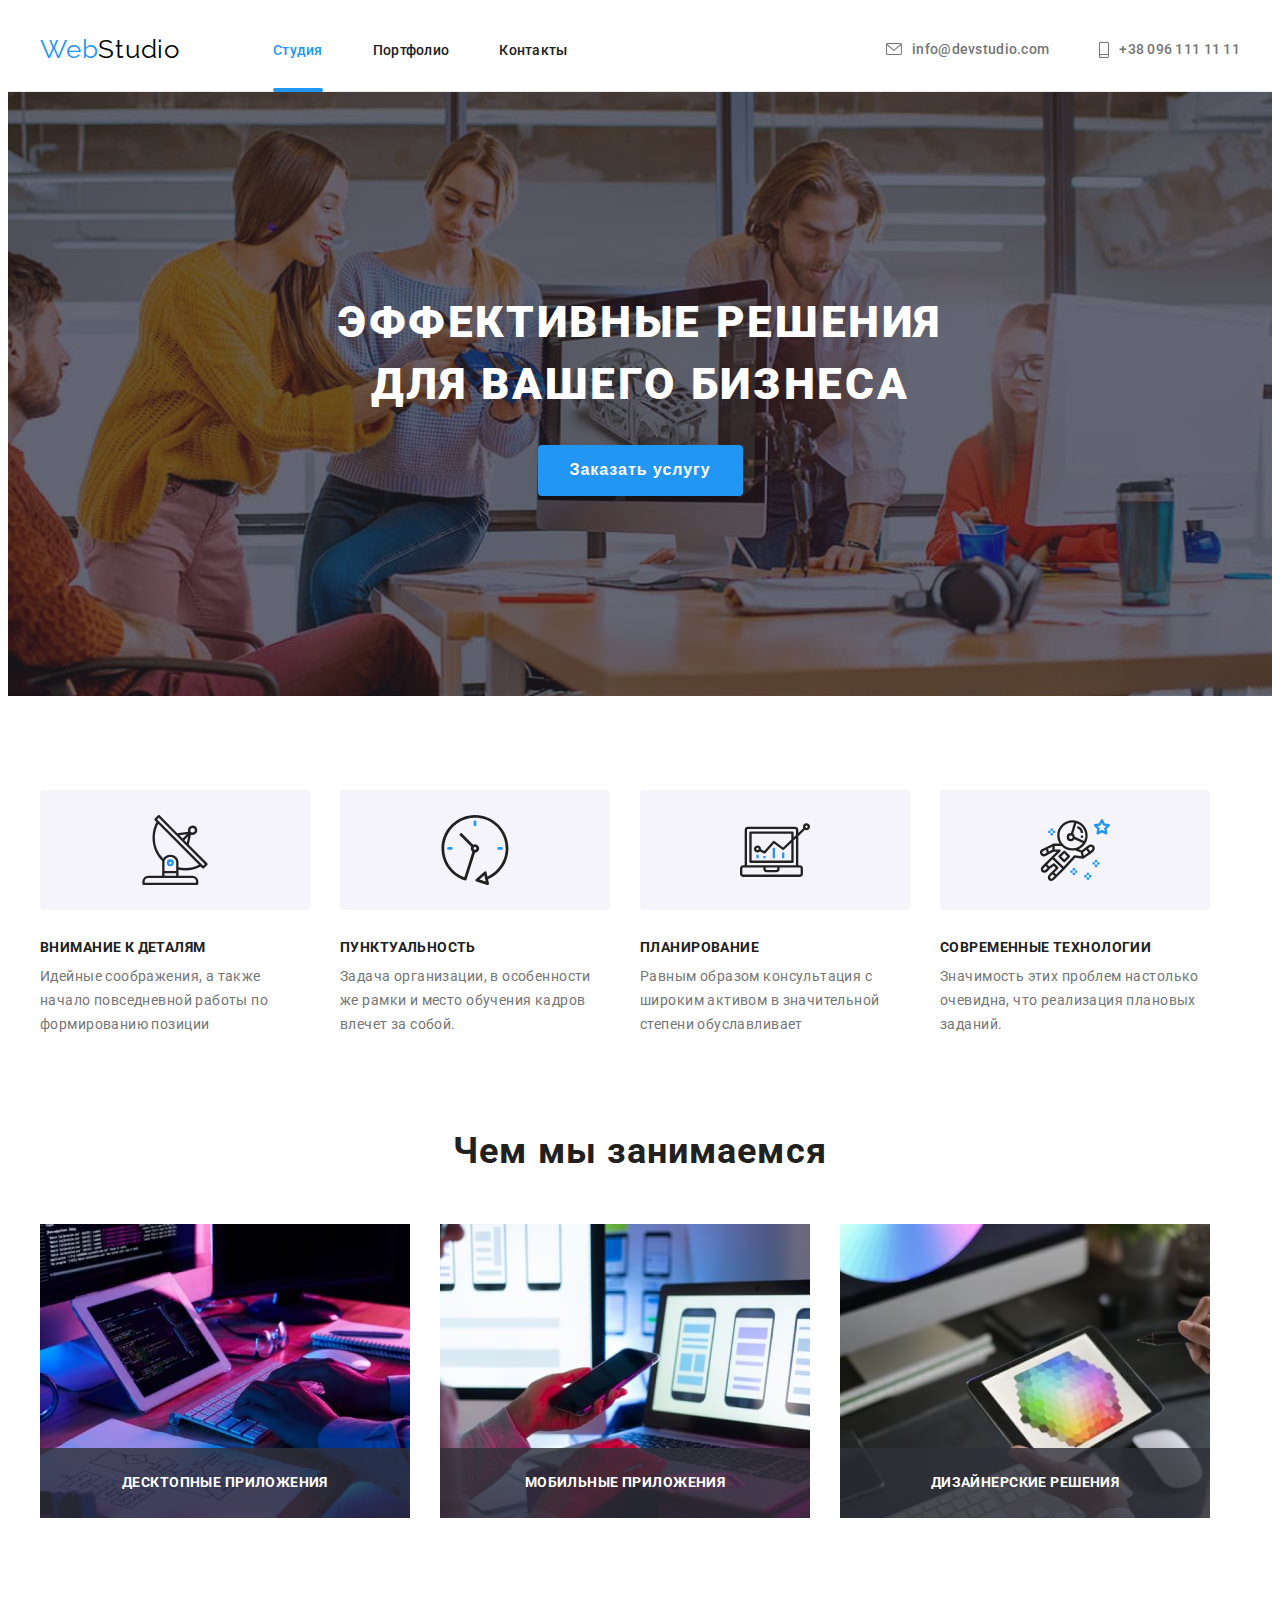
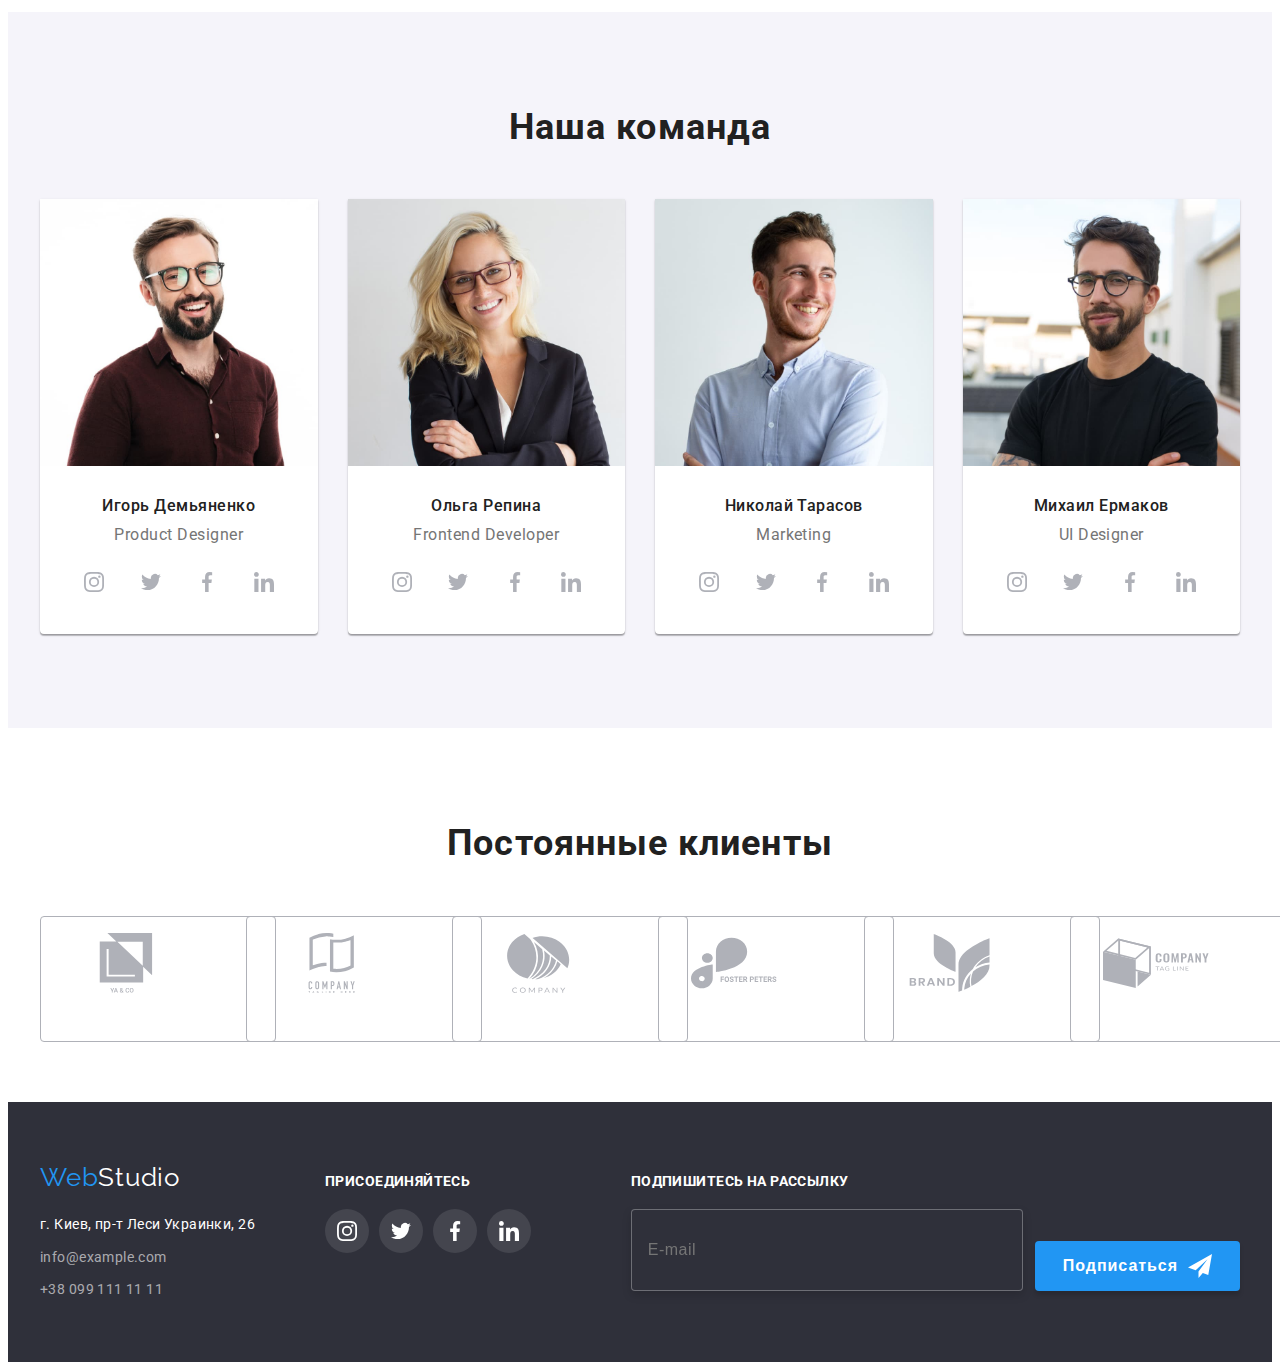
<file: index.html>
<!DOCTYPE html>
<html lang="ru">
  <head>
    <meta charset="UTF-8" />
    <meta http-equiv="X-UA-Compatible" content="IE=edge" />
    <meta name="viewport" content="width=device-width, initial-scale=1.0" />
    <link rel="preconnect" href="https://fonts.googleapis.com" />
    <link rel="preconnect" href="https://fonts.gstatic.com" crossorigin />
    <link
      href="https://fonts.googleapis.com/css2?family=Raleway:wght@700&family=Roboto:wght@400;500;700;900&display=swap"
      rel="stylesheet"
    />
    <title>Home-work-6</title>
    <link
      rel="stylesheet"
      href="https://cdnjs.cloudflare.com/ajax/libs/modern-normalize/1.1.0/modern-normalize.min.css"
      integrity="sha512-wpPYUAdjBVSE4KJnH1VR1HeZfpl1ub8YT/NKx4PuQ5NmX2tKuGu6U/JRp5y+Y8XG2tV+wKQpNHVUX03MfMFn9Q=="
      crossorigin="anonymous"
      referrerpolicy="no-referrer"
    />
    <link rel="stylesheet" href="./css/styles.css" />
  </head>
  <body>
    <!-- Шапка -->
    <header class="header">
      <div class="container header-block">
        <nav class="header-nav">
          <a class="logo link" href="/"> Web<span class="header-logo">Studio</span></a>
          <ul class="nav-list list">
            <li class="nav-item">
              <a class="nav-link studio-link link" href="./index.html">Студия</a>
            </li>
            <li class="nav-item">
              <a class="nav-link link" href="./portfolio.html">Портфолио</a>
            </li>
            <li class="nav-item">
              <a class="nav-link link" href="">Контакты</a>
            </li>
          </ul>
        </nav>
        <ul class="header-contacts list">
          <li class="contacts-item">
            <a class="contacts-link link" href="mailto:info@devstudio.com">
              <svg class="contacts-icon" width="16" height="12">
                <use href="./images/icons.svg#icon-envelope"></use>
              </svg>
              info@devstudio.com
            </a>
          </li>
          <li class="contacts-item">
            <a class="contacts-link link" href="tel:+380961111111">
              <svg class="contacts-icon" width="10" height="16">
                <use href="./images/icons.svg#icon-smartphone"></use>
              </svg>
              +38 096 111 11 11
            </a>
          </li>
        </ul>
      </div>
    </header>
    <main class="main-studio">
      <!-- Герой -->
      <section class="hero section">
        <div class="container">
          <h1 class="hero-title">Эффективные решения для вашего бизнеса</h1>
          <button class="hero-button" type="button" data-modal-open>Заказать услугу</button>
        </div>
        <div class="backdrop is-hidden" data-modal>
          <div class="modal">
            <button data-modal-close class="hero-modal-close">
              <svg class="button-close-icon" width="30" height="30">
                <use href="./images/icons.svg#icon-close-2"></use>
              </svg>
            </button>
            <form class="modal-form">
              <p class="modal-title">Оставьте свои данные, мы вам перезвоним</p>
             <div class="modal-field" role="group">
               <label for="user-name" class="user-label">Имя</label>
               <div class="position-icon">
                 <input type="text" name="user-name" id="user-name" class="modal-input">
                 <svg class="input-icon" width="18" height="18">
                 <use href="./images/icons.svg#icon-person-black"></use>
               </svg>
               </div>
             </div>
             <div class="modal-field" role="group">
               <label for="user-tel" class="user-label">Телефон</label>
              <div class="position-icon">
                 <input type="tel" name="user-tel" id="user-tel" class="modal-input" >
                 <svg class="input-icon" width="18" height="18">
                 <use href="./images/icons.svg#icon-phone-black"></use>
               </svg>
              </div>
             </div>
             <div class="modal-field" role="group">
               <label for="user-mail" class="user-label">Почта</label>
               <div class="position-icon">
                 <input type="email" name="user-mail" id="user-mail" class="modal-input" >
                 <svg class="input-icon" width="18" height="18">
                 <use href="./images/icons.svg#icon-email-black"></use>
               </svg>
               </div>
             </div>
             <div class="modal-field" role="group">
               <label for="comment" class="user-label">Комментарий</label>
               <textarea name="comment" id="comment" rows="10" placeholder="Введите текст" class="modal-textarea"></textarea>
             </div>
             <div class="modal-checkbox">
               <label class="checkbox-label">
                 <input type="checkbox" name="agreement" class="checkbox">
                 <svg width="16" height="15" class="modal-checkbox-icon">
                   <use href="./images/icons.svg#icon-check"></use>
                 </svg>
                 Соглашаюсь с рассылкой и принимаю
              </label>
               <a href="" class="agreement-link"> Условия договора</a>
             </div>
             <button type="submit" class="modal-button-send">Отправить</button>
            </form>
          </div>
        </div>
      </section>

      <!-- Особенности -->
      <section class="features section">
        <div class="container">
          <h2 class="features-title">Особенности</h2>
          <ul class="fiatures-list list">
            <li class="features-item">
              <div class="features-icon-box">
                <svg class="features-icon" width="70" height="70">
                  <use href="./images/icons.svg#icon-antenna"></use>
                </svg>
              </div>
              <h3 class="features-subtitle">Внимание к деталям</h3>
              <p class="features-text">
                Идейные соображения, а также начало повседневной работы по формированию позиции
              </p>
            </li>
            <li class="features-item">
              <div class="features-icon-box">
                <svg class="features-icon" width="70" height="70">
                  <use href="./images/icons.svg#icon-clock"></use>
                </svg>
              </div>
              <h3 class="features-subtitle">Пунктуальность</h3>
              <p class="features-text">
                Задача организации, в особенности же рамки и место обучения кадров влечет за собой.
              </p>
            </li>
            <li class="features-item">
              <div class="features-icon-box">
                <svg class="features-icon" width="70" height="70">
                  <use href="./images/icons.svg#icon-diagram"></use>
                </svg>
              </div>
              <h3 class="features-subtitle">Планирование</h3>
              <p class="features-text">
                Равным образом консультация с широким активом в значительной степени обуславливает
              </p>
            </li>
            <li class="features-item">
              <div class="features-icon-box">
                <svg class="features-icon" width="70" height="70">
                  <use href="./images/icons.svg#icon-astronaut"></use>
                </svg>
              </div>
              <h3 class="features-subtitle">Современные технологии</h3>
              <p class="features-text">
                Значимость этих проблем настолько очевидна, что реализация плановых заданий.
              </p>
            </li>
          </ul>
        </div>
      </section>
      <!-- Чем мы занимаемся -->
      <section class="activity section">
        <div class="container">
          <h2 class="activity-title">Чем мы занимаемся</h2>
          <ul class="activity-list list">
            <li class="activity-item">
              <div class="activity-thumb">
                <img
                src="./images/box1.jpg"
                alt="Разработчик сайта работает за компьютером"
                width="370"
              />
              <h3 class="activity-subtitle">Десктопные приложения</h3>
              </div>
            </li>
            <li class="activity-item">
              <div class="activity-thumb">
                <img
                src="./images/box2.jpg"
                alt="Разработчик мобильных приложений держит телефон в руке на фоне ноутбука"
                width="370"
              />
              <h3 class="activity-subtitle">Мобильные приложения</h3>
              </div>
            </li>
            <li class="activity-item">
              <div class="activity-thumb">
                <img
                src="./images/box3.jpg"
                alt="Разработчик игр держит в руках планшет"
                width="370"
              />
              <h3 class="activity-subtitle">Дизайнерские решения</h3>
              </div>
            </li>
          </ul>
        </div>
      </section>
      <!-- Наша команда -->
      <section class="team section">
        <div class="container">
          <h2 class="team-title">Наша команда</h2>
          <ul class="team-list list">
            <li class="team-item">
              <img
                class="team-img"
                src="./images/img1.jpg"
                alt="Фото Игоря Демьяненко"
                width="270"
              />
              <div class="team-card">
                <h3 class="team-members">Игорь Демьяненко</h3>
                <p class="team-text">Product Designer</p>
                <ul class="team-social-list list">
                  <li class="team-social-item">
                    <a class="team-social-link link" href=""
                      ><svg class="team-social-icon" width="20" height="20">
                        <use href="./images/icons.svg#icon-instagram"></use>
                      </svg>
                    </a>
                  </li>
                  <li class="team-social-item">
                    <a class="team-social-link link" href=""
                      ><svg class="team-social-icon" width="20" height="20">
                        <use href="./images/icons.svg#icon-twitter"></use>
                      </svg>
                    </a>
                  </li>
                  <li class="team-social-item">
                    <a class="team-social-link link" href=""
                      ><svg class="team-social-icon" width="20" height="20">
                        <use href="./images/icons.svg#icon-facebook"></use>
                      </svg>
                    </a>
                  </li>
                  <li class="team-social-item">
                    <a class="team-social-link link" href=""
                      ><svg class="team-social-icon" width="20" height="20">
                        <use href="./images/icons.svg#icon-linkedin"></use>
                      </svg>
                    </a>
                  </li>
                </ul>
              </div>
            </li>
            <li class="team-item">
              <img class="team-img" src="./images/img2.jpg" alt="Фото Ольги Репиной" width="270" />
              <div class="team-card">
                <h3 class="team-members">Ольга Репина</h3>
                <p class="team-text">Frontend Developer</p>
                <ul class="team-social-list list">
                  <li class="team-social-item">
                    <a class="team-social-link link" href=""
                      ><svg class="team-social-icon" width="20" height="20">
                        <use href="./images/icons.svg#icon-instagram"></use>
                      </svg>
                    </a>
                  </li>
                  <li class="team-social-item">
                    <a class="team-social-link link" href=""
                      ><svg class="team-social-icon" width="20" height="20">
                        <use href="./images/icons.svg#icon-twitter"></use>
                      </svg>
                    </a>
                  </li>
                  <li class="team-social-item">
                    <a class="team-social-link link" href=""
                      ><svg class="team-social-icon" width="20" height="20">
                        <use href="./images/icons.svg#icon-facebook"></use>
                      </svg>
                    </a>
                  </li>
                  <li class="team-social-item">
                    <a class="team-social-link link" href=""
                      ><svg class="team-social-icon" width="20" height="20">
                        <use href="./images/icons.svg#icon-linkedin"></use>
                      </svg>
                    </a>
                  </li>
                </ul>
              </div>
            </li>
            <li class="team-item">
              <img
                class="team-img"
                src="./images/img3.jpg"
                alt="Фото Николая Тарасова"
                width="270"
              />
              <div class="team-card">
                <h3 class="team-members">Николай Тарасов</h3>
                <p class="team-text">Marketing</p>
                <ul class="team-social-list list">
                  <li class="team-social-item">
                    <a class="team-social-link link" href=""
                      ><svg class="team-social-icon" width="20" height="20">
                        <use href="./images/icons.svg#icon-instagram"></use>
                      </svg>
                    </a>
                  </li>
                  <li class="team-social-item">
                    <a class="team-social-link link" href=""
                      ><svg class="team-social-icon" width="20" height="20">
                        <use href="./images/icons.svg#icon-twitter"></use>
                      </svg>
                    </a>
                  </li>
                  <li class="team-social-item">
                    <a class="team-social-link link" href=""
                      ><svg class="team-social-icon" width="20" height="20">
                        <use href="./images/icons.svg#icon-facebook"></use>
                      </svg>
                    </a>
                  </li>
                  <li class="team-social-item">
                    <a class="team-social-link link" href=""
                      ><svg class="team-social-icon" width="20" height="20">
                        <use href="./images/icons.svg#icon-linkedin"></use>
                      </svg>
                    </a>
                  </li>
                </ul>
              </div>
            </li>
            <li class="team-item">
              <img
                class="team-img"
                src="./images/img4.jpg"
                alt="Фото Михаила Ермакова"
                width="270"
              />
              <div class="team-card">
                <h3 class="team-members">Михаил Ермаков</h3>
                <p class="team-text">UI Designer</p>
                <ul class="team-social-list list">
                  <li class="team-social-item">
                    <a class="team-social-link link" href=""
                      ><svg class="team-social-icon" width="20" height="20">
                        <use href="./images/icons.svg#icon-instagram"></use>
                      </svg>
                    </a>
                  </li>
                  <li class="team-social-item">
                    <a class="team-social-link link" href=""
                      ><svg class="team-social-icon" width="20" height="20">
                        <use href="./images/icons.svg#icon-twitter"></use>
                      </svg>
                    </a>
                  </li>
                  <li class="team-social-item">
                    <a class="team-social-link link" href=""
                      ><svg class="team-social-icon" width="20" height="20">
                        <use href="./images/icons.svg#icon-facebook"></use>
                      </svg>
                    </a>
                  </li>
                  <li class="team-social-item">
                    <a class="team-social-link link" href=""
                      ><svg class="team-social-icon" width="20" height="20">
                        <use href="./images/icons.svg#icon-linkedin"></use>
                      </svg>
                    </a>
                  </li>
                </ul>
              </div>
            </li>
          </ul>
        </div>
      </section>
      <!-- Постоянные клиенты -->
      <section class="clients section">
        <div class="container">
          <h2 class="clients-title">Постоянные клиенты</h2>
          <ul class="clients-list list">
            <li class="clients-item">
              <a class="clients-link link" href="">
                <svg class="clients-icon" width="106" height="60">
                  <use href="./images/icons.svg#icon-union"></use>
                </svg>
              </a>
            </li>
            <li class="clients-item">
              <a class="clients-link link" href="">
                <svg class="clients-icon" width="106" height="60">
                  <use href="./images/icons.svg#icon-paper"></use>
                </svg>
              </a>
            </li>
            <li class="clients-item">
              <a class="clients-link link" href="">
                <svg class="clients-icon" width="106" height="60">
                  <use href="./images/icons.svg#icon-coconut"></use>
                </svg>
              </a>
            </li>
            <li class="clients-item">
              <a class="clients-link link" href="">
                <svg class="clients-icon" width="106" height="60">
                  <use href="./images/icons.svg#icon-water"></use>
                </svg>
              </a>
            </li>
            <li class="clients-item">
              <a class="clients-link link" href="">
                <svg class="clients-icon" width="106" height="60">
                  <use href="./images/icons.svg#icon-leaves"></use>
                </svg>
              </a>
            </li>
            <li class="clients-item">
              <a class="clients-link link" href="">
                <svg class="clients-icon" width="106" height="60">
                  <use href="./images/icons.svg#icon-cub"></use>
                </svg>
              </a>
            </li>
          </ul>
        </div>
      </section>
    </main>
    <!-- Футер -->
    <footer class="footer">
      <div class="container footer-flex">
        <div>
          <a class="logo link" href="/">Web<span class="footer-logo">Studio</span></a>
          <address class="footer-adress">
            <ul class="adress-list list">
              <li>
                <a
                  class="adress-link link"
                  href="https://goo.gl/maps/nRztrYDWy64hKezz9"
                  target="_blank"
                  rel="noopener nofollow noreferrer "
                  >г. Киев, пр-т Леси Украинки, 26
                </a>
              </li>
              <li>
                <a class="footer-contacts link" href="mailto:info@example.com">info@example.com</a>
              </li>
              <li>
                <a class="footer-contacts link" href="tel:+380991111111">+38 099 111 11 11</a>
              </li>
            </ul>
          </address>
        </div>
        <div class="footer-socials">
          <h2 class="footer-title">присоединяйтесь</h2>
          <ul class="footer-social-list list">
            <li class="footer-social-item">
              <a href="" class="footer-social-link">
                <svg class="footer-social-icon" width="20" height="20">
                  <use href="./images/icons.svg#icon-instagram"></use>
                </svg>
              </a>
            </li>
            <li class="footer-social-item">
              <a href="" class="footer-social-link">
                <svg class="footer-social-icon" width="20" height="20">
                  <use href="./images/icons.svg#icon-twitter"></use>
                </svg>
              </a>
            </li>
            <li class="footer-social-item">
              <a href="" class="footer-social-link">
                <svg class="footer-social-icon" width="20" height="20">
                  <use href="./images/icons.svg#icon-facebook"></use>
                </svg>
              </a>
            </li>
            <li class="footer-social-item">
              <a href="" class="footer-social-link">
                <svg class="footer-social-icon" width="20" height="20">
                  <use href="./images/icons.svg#icon-linkedin"></use>
                </svg>
              </a>
            </li>
          </ul>
        </div>
        <form class="footer-form">
          <div class="footer-mail-flex">
            <label for="mail" class="footer-label">Подпишитесь на рассылку</label>
            <input type="email" name="mail" id="mail" placeholder="E-mail" class="footer-input">
          </div>
          <button type="submit" class="footer-button">
            Подписаться
            <svg class="footer-send-icon" width="24" height="24">
              <use href="./images/icons.svg#icon-icon-send"></use>
            </svg>
          </button>
        </form>
      </div>
    </footer>
    <script src="./js/modal.js"></script>
  </body>
</html>
</file>
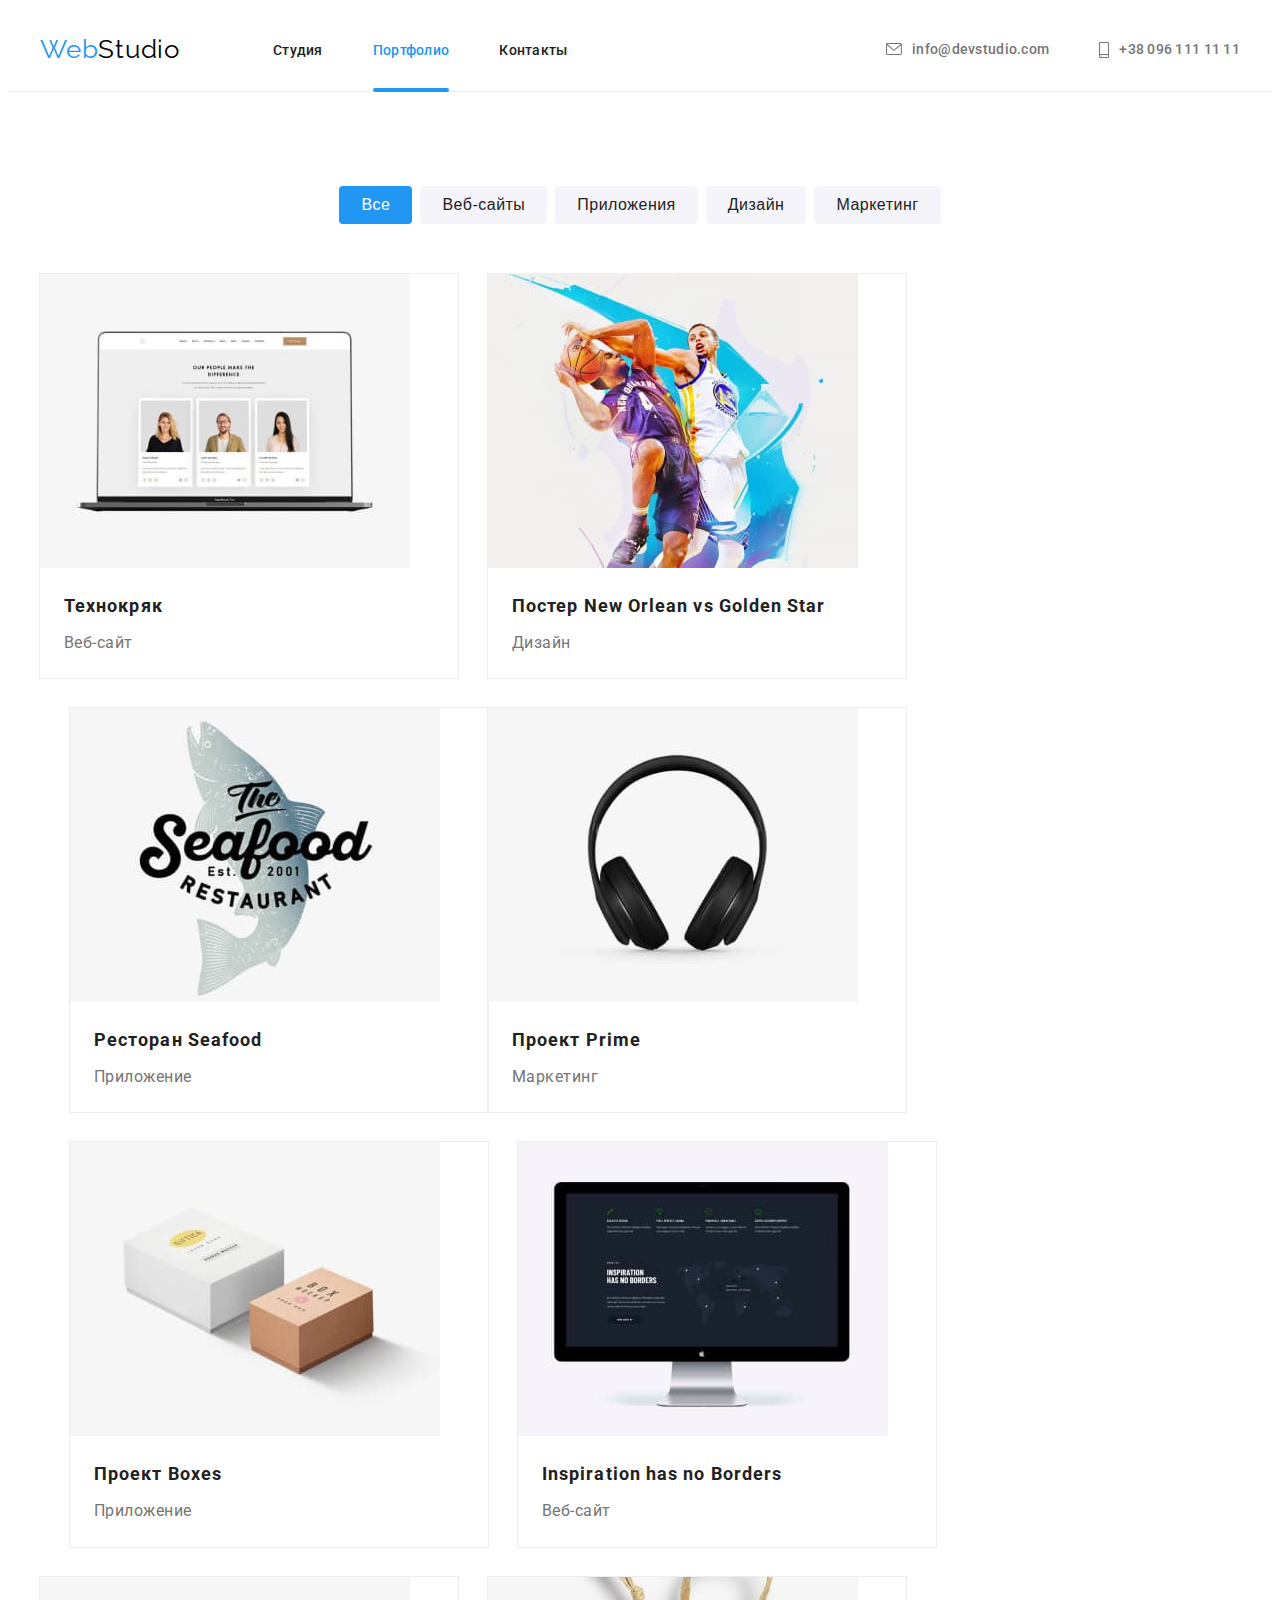
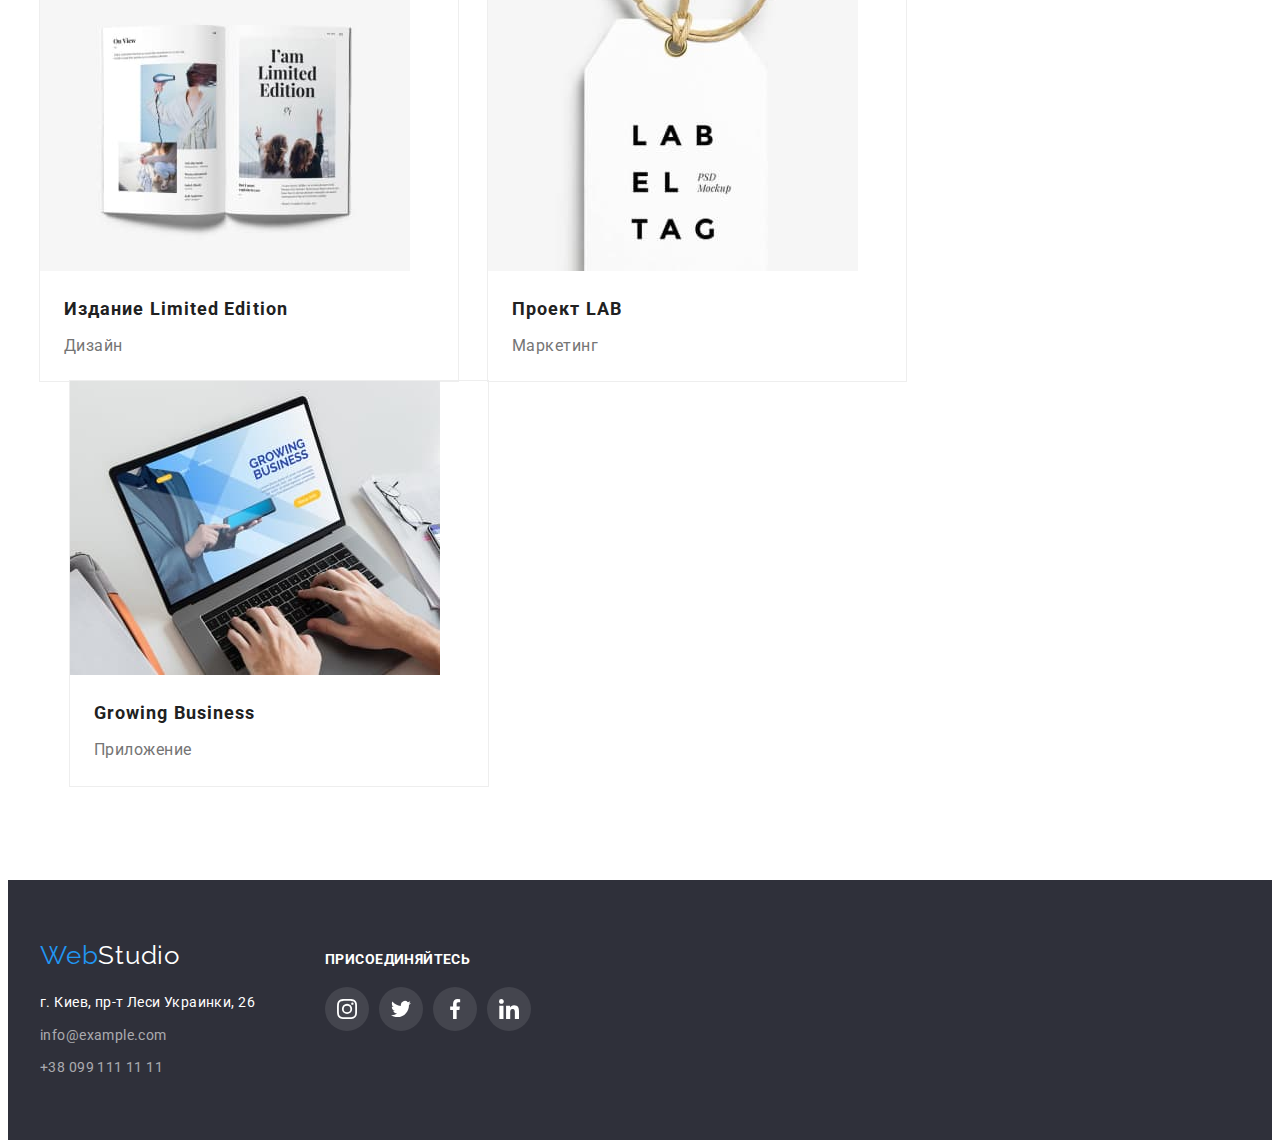
<file: portfolio.html>
<!DOCTYPE html>
<html lang="ru">
  <head>
    <meta charset="UTF-8" />
    <meta http-equiv="X-UA-Compatible" content="IE=edge" />
    <meta name="viewport" content="width=device-width, initial-scale=1.0" />
    <link rel="preconnect" href="https://fonts.googleapis.com" />
    <link rel="preconnect" href="https://fonts.gstatic.com" crossorigin />
    <link
      href="https://fonts.googleapis.com/css2?family=Raleway:wght@700&family=Roboto:wght@400;500;700;900&display=swap"
      rel="stylesheet"
    />
    <title>Home-work-6</title>
    <link
      rel="stylesheet"
      href="https://cdnjs.cloudflare.com/ajax/libs/modern-normalize/1.1.0/modern-normalize.min.css"
      integrity="sha512-wpPYUAdjBVSE4KJnH1VR1HeZfpl1ub8YT/NKx4PuQ5NmX2tKuGu6U/JRp5y+Y8XG2tV+wKQpNHVUX03MfMFn9Q=="
      crossorigin="anonymous"
      referrerpolicy="no-referrer"
    />
    <link rel="stylesheet" href="./css/styles.css" />
  </head>
  <body>
    <!-- Шапка -->
    <header class="header">
      <div class="container header-block">
        <nav class="header-nav">
          <a class="logo link" href="/"> Web<span class="header-logo">Studio</span></a>
          <ul class="nav-list list">
            <li class="nav-item">
              <a class="nav-link link" href="./index.html">Студия</a>
            </li>
            <li class="nav-item">
              <a class="nav-link portfolio-link link" href="./portfolio.html">Портфолио</a>
            </li>
            <li class="nav-item">
              <a class="nav-link link" href="">Контакты</a>
            </li>
          </ul>
        </nav>
        <ul class="header-contacts list">
          <li class="contacts-item">
            <a class="contacts-link link" href="mailto:info@devstudio.com">
              <svg class="contacts-icon" width="16" height="12">
                <use href="./images/icons.svg#icon-envelope"></use>
              </svg>
              info@devstudio.com
            </a>
          </li>
          <li class="contacts-item">
            <a class="contacts-link link" href="tel:+380961111111">
              <svg class="contacts-icon" width="10" height="16">
                <use href="./images/icons.svg#icon-smartphone"></use>
              </svg>
              +38 096 111 11 11
            </a>
          </li>
        </ul>
      </div>
    </header>
    <main class="main-studio">
      <!-- Проэкты WebStudio -->
      <section class="portfolio section">
        <div class="container">
          <h1 class="portfolio-title">Проэкты WebStudio</h1>
          <ul class="button-list list">
            <li class="portfolio-button-item">
              <button class="portfolio-button current" type="button">Все</button>
            </li>
            <li class="portfolio-button-item">
              <button class="portfolio-button secondary" type="button">Веб-сайты</button>
            </li>
            <li class="portfolio-button-item">
              <button class="portfolio-button secondary" type="button">Приложения</button>
            </li>
            <li class="portfolio-button-item">
              <button class="portfolio-button secondary" type="button">Дизайн</button>
            </li>
            <li class="portfolio-button-item">
              <button class="portfolio-button secondary" type="button">Маркетинг</button>
            </li>
          </ul>
          <ul class="portfolio-list list">
            <li class="portfolio-list-item">
              <a href="" class="portfolio-list-link link">
                <div class="portfolio-card-overlay">
                  <img
                    class="portfolio-img"
                    src="./images/img21.jpg"
                    alt="Ноутбук с фотокарточками людей"
                    width="370"
                  />
                  <p class="portfolio-overlay">
                    Ресурс предлагает комплексные предложения с разным уровнем функционала и
                    сервисов. Все это позволит посетителю получить исчерпывающие сведения о
                    компании или частном лице.
                  </p>
                </div>
                <div class="portfolio-card">
                  <h2 class="portfolio-subtitle">Технокряк</h2>
                  <p class="portfolio-text">Веб-сайт</p>
                </div>
              </a>
            </li>
            <li class="portfolio-list-item">
              <a href="" class="portfolio-list-link link">
                <div class="portfolio-card-overlay">
                  <img
                    class="portfolio-img"
                    src="./images/img22.jpg"
                    alt="Баскетболисты в борьбе за мяч"
                    width="370"
                  />
                  <p class="portfolio-overlay">
                    Ресурс предлагает комплексные предложения с разным уровнем функционала и
                    сервисов. Все это позволит посетителю получить исчерпывающие сведения о
                    компании или частном лице.
                  </p>
                </div>
                <div class="portfolio-card">
                  <h2 class="portfolio-subtitle">Постер New Orlean vs Golden Star</h2>
                  <p class="portfolio-text">Дизайн</p>
                </div>
              </a>
            </li>
            <li class="portfolio-list-item">
              <a href="" class="portfolio-list-link link">
                <div class="portfolio-card-overlay">
                  <img
                    class="portfolio-img"
                    src="./images/img23.jpg"
                    alt="Логотип ресторана"
                    width="370"
                  />
                  <p class="portfolio-overlay">
                    Ресурс предлагает комплексные предложения с разным уровнем функционала и
                    сервисов. Все это позволит посетителю получить исчерпывающие сведения о
                    компании или частном лице.
                  </p>
                </div>
                <div class="portfolio-card">
                  <h2 class="portfolio-subtitle">Ресторан Seafood</h2>
                  <p class="portfolio-text">Приложение</p>
                </div>
              </a>
            </li>
            <li class="portfolio-list-item">
              <a href="" class="portfolio-list-link link">
                <div class="portfolio-card-overlay">
                  <img class="portfolio-img" src="./images/img24.jpg" alt="Наушники" width="370" />
                  <p class="portfolio-overlay">
                    Ресурс предлагает комплексные предложения с разным уровнем функционала и
                    сервисов. Все это позволит посетителю получить исчерпывающие сведения о
                    компании или частном лице.
                  </p>
                </div>
                <div class="portfolio-card">
                  <h2 class="portfolio-subtitle">Проект Prime</h2>
                  <p class="portfolio-text">Маркетинг</p>
                </div>
              </a>
            </li>
            <li class="portfolio-list-item">
              <a href="" class="portfolio-list-link link">
                <div class="portfolio-card-overlay">
                  <img class="portfolio-img" src="./images/img25.jpg" alt="Коробочки" width="370" />
                  <p class="portfolio-overlay">
                    Ресурс предлагает комплексные предложения с разным уровнем функционала и
                    сервисов. Все это позволит посетителю получить исчерпывающие сведения о
                    компании или частном лице.
                  </p>
                </div>
                <div class="portfolio-card">
                  <h2 class="portfolio-subtitle">Проект Boxes</h2>
                  <p class="portfolio-text">Приложение</p>
                </div>
              </a>
            </li>
            <li class="portfolio-list-item">
              <a href="" class="portfolio-list-link link">
                <div class="portfolio-card-overlay">
                  <img class="portfolio-img" src="./images/img26.jpg" alt="Монитор" width="370" />
                  <p class="portfolio-overlay">
                    Ресурс предлагает комплексные предложения с разным уровнем функционала и
                    сервисов. Все это позволит посетителю получить исчерпывающие сведения о
                    компании или частном лице.
                  </p>
                </div>
                <div class="portfolio-card">
                  <h2 class="portfolio-subtitle">Inspiration has no Borders</h2>
                  <p class="portfolio-text">Веб-сайт</p>
                </div>
              </a>
            </li>
            <li class="portfolio-list-item">
              <a href="" class="portfolio-list-link link">
                <div class="portfolio-card-overlay">
                  <img
                    class="portfolio-img"
                    src="./images/img27.jpg"
                    alt="Раскрытый журнал"
                    width="370"
                  />
                  <p class="portfolio-overlay">
                    Ресурс предлагает комплексные предложения с разным уровнем функционала и
                    сервисов. Все это позволит посетителю получить исчерпывающие сведения о
                    компании или частном лице.
                  </p>
                </div>
                <div class="portfolio-card">
                  <h2 class="portfolio-subtitle">Издание Limited Edition</h2>
                  <p class="portfolio-text">Дизайн</p>
                </div>
              </a>
            </li>
            <li class="portfolio-list-item">
              <a href="" class="portfolio-list-link link">
                <div class="portfolio-card-overlay">
                  <img
                    class="portfolio-img"
                    src="./images/img28.jpg"
                    alt="Логотип в виде бирки"
                    width="370"
                  />
                  <p class="portfolio-overlay">
                    Ресурс предлагает комплексные предложения с разным уровнем функционала и
                    сервисов. Все это позволит посетителю получить исчерпывающие сведения о
                    компании или частном лице.
                  </p>
                </div>
                <div class="portfolio-card">
                  <h2 class="portfolio-subtitle">Проект LAB</h2>
                  <p class="portfolio-text">Маркетинг</p>
                </div>
              </a>
            </li>
            <li class="portfolio-list-item">
              <a href="" class="portfolio-list-link link">
                <div class="portfolio-card-overlay">
                  <img
                    class="portfolio-img"
                    src="./images/img29.jpg"
                    alt="Человек печатает на ноутбуке"
                    width="370"
                  />
                  <p class="portfolio-overlay">
                    Ресурс предлагает комплексные предложения с разным уровнем функционала и
                    сервисов. Все это позволит посетителю получить исчерпывающие сведения о
                    компании или частном лице.
                  </p>
                </div>
                <div class="portfolio-card">
                  <h2 class="portfolio-subtitle">Growing Business</h2>
                  <p class="portfolio-text">Приложение</p>
                </div>
              </a>
            </li>
          </ul>
        </div>
      </section>
    </main>
    <!-- Футер -->
    <footer class="footer">
      <div class="container footer-flex">
        <div>
          <a class="logo link" href="/">Web<span class="footer-logo">Studio</span></a>
          <address class="footer-adress">
            <ul class="adress-list list">
              <li>
                <a
                  class="adress-link link"
                  href="https://goo.gl/maps/nRztrYDWy64hKezz9"
                  target="_blank"
                  rel="noopener nofollow noreferrer "
                  >г. Киев, пр-т Леси Украинки, 26
                </a>
              </li>
              <li>
                <a class="footer-contacts link" href="mailto:info@example.com">info@example.com</a>
              </li>
              <li>
                <a class="footer-contacts link" href="tel:+380991111111">+38 099 111 11 11</a>
              </li>
            </ul>
          </address>
        </div>
        <div class="footer-socials">
          <h2 class="footer-title">присоединяйтесь</h2>
          <ul class="footer-social-list list">
            <li class="footer-social-item">
              <a href="" class="footer-social-link">
                <svg class="footer-social-icon" width="20" height="20">
                  <use href="./images/icons.svg#icon-instagram"></use>
                </svg>
              </a>
            </li>
            <li class="footer-social-item">
              <a href="" class="footer-social-link">
                <svg class="footer-social-icon" width="20" height="20">
                  <use href="./images/icons.svg#icon-twitter"></use>
                </svg>
              </a>
            </li>
            <li class="footer-social-item">
              <a href="" class="footer-social-link">
                <svg class="footer-social-icon" width="20" height="20">
                  <use href="./images/icons.svg#icon-facebook"></use>
                </svg>
              </a>
            </li>
            <li class="footer-social-item">
              <a href="" class="footer-social-link">
                <svg class="footer-social-icon" width="20" height="20">
                  <use href="./images/icons.svg#icon-linkedin"></use>
                </svg>
              </a>
            </li>
          </ul>
        </div>
      </div>
    </footer>
  </body>
</html>
</file>
<file: css/styles.css>
:root {
    --primary-text-color: #757575;
    --title-text-color: #212121;
    --accent-color: #2196F3;
    --primary-background-color: #ffffff; 
    --accent-background-color: #2F303A;
}
body {
color: var(--primary-text-color);
background-color: var(--primary-background-color);
font-family: 'Roboto', sans-serif;
}
img {
    display: block;
    width: 100%;
    height: auto;
}

.list {
    list-style: none;
    margin: 0;
    padding: 0;
}
.link {
    text-decoration: none;
}
.container {
    width: 1200px;
    margin: 0 auto;
    padding: 0 15px;

}
.section {
    padding: 94px 0;
}
h1, h2, h3, h4, h5, h6, p {
    margin: 0;
    padding: 0;
}
/* Header */

.header {
    border-bottom: 1px solid #ECECEC;
}

.logo {
    color: var(--accent-color);
    font-family: 'Raleway';
    font-size: 26px;
    line-height: 1.2;
    letter-spacing: 0.03em;
}
.header-logo {
    color:#000000;
}
.header-block {
    display: flex;
    align-items: center;
}
.header-nav {
    display: flex;
    align-items: center;
}
.header-nav .logo {
    margin-right: 93px;
    padding: 25px 0;
}
.nav-item + .nav-item {
margin-left: 50px;
}
.contacts-item + .contacts-item {
    margin-left: 50px;
}

.nav-list{
    display: flex;
}
.header-contacts {
    display: flex;
    margin-left: auto;
}

.nav-link {
    padding: 32px 0;
    color: var(--title-text-color);
    font-weight: 500;
    font-size: 14px;
    line-height: 1.1;
    letter-spacing: 0.02em;
    transition-property: color;
    transition-duration: 250ms;
    transition-timing-function: cubic-bezier(0.4, 0, 0.2, 1);
}
.contacts-link {
    display: flex;
    align-items: center;
    padding: 32px 0;
    color: var(--primary-text-color);
    font-weight: 500;
    font-size: 14px;
    line-height: 1.1;
    letter-spacing: 0.02em;
    transition-property: color;
    transition-duration: 250ms;
    transition-timing-function: cubic-bezier(0.4, 0, 0.2, 1);
}
.nav-item {
    position: relative;
    padding: 32px 0;
}
.nav-link.studio-link.link::after {
    content: "";
    display: block;
    position: absolute;
    bottom: -1px;
    width: 100%;
    height: 4px;
    background-color: var(--accent-color);
    border-radius: 2px;
}

.nav-link.studio-link.link {
color: var(--accent-color);
}

.nav-link.portfolio-link.link {
color: var(--accent-color);
}
.nav-link.portfolio-link.link::after {
content: "";
display: block;
position: absolute;
bottom: -1px;
width: 100%;
height: 4px;
background-color: var(--accent-color);
border-radius: 2px;
}
.nav-link:hover,
.nav-link:focus {
    color: var(--accent-color);
}
.contacts-link:hover {
 color: var(--accent-color);
}
.contacts-link:focus {
    color: var(--accent-color);
}
.contacts-icon {
    margin-right: 10px;
    fill: var(--primary-text-color);
    transition-property: fill;
    transition-duration: 250ms;
    transition-timing-function: cubic-bezier(0.4, 0, 0.2, 1);
}
.contacts-link:hover .contacts-icon,
.contacts-link:focus .contacts-icon {
    fill: var(--accent-color);
}


/* Hero */
.hero.section {
    padding: 200px 0;
}
.hero {
    background-color: #C4C4C4;
    background-image: linear-gradient(to right, rgba(47, 48, 58, 0.4), rgba(47, 48, 58, 0.4)), url(../images/img777.jpg);
    background-repeat: no-repeat;
    background-position: center;
    background-size: cover;

    max-width: 1600px;
    margin: 0 auto;

}
.hero-title {
    color: #FFFFFF;
    font-weight: 900;
    font-size: 44px;
    line-height: 1.4;
    text-align: center;
    letter-spacing: 0.06em;
    text-transform: uppercase;

    margin: 0 auto 30px auto;
    max-width: 700px;
}
.hero-button {
    color: #FFFFFF;
    background-color: var(--accent-color);
    cursor: pointer;
    font-weight: 700;
    font-size: 16px;
    line-height: 1.9;
    text-align: center;
    letter-spacing: 0.06em;
    display: block;
    border-radius: 4px;
    margin: 0 auto;
    padding: 10px 32px;
    border: transparent;
    box-shadow: 0px 4px 4px rgba(0, 0, 0, 0.15);
    min-width: 200px;
}
.backdrop {
    position: fixed;
    top: 0;
    left: 0;
    width: 100%;
    height: 100%;
    background-color: rgba(0, 0, 0, 0.2);
    z-index: 1;
    opacity: 1;
    transition-property: opacity;
    transition-duration: 250ms;
    transition-timing-function: cubic-bezier(0.4, 0, 0.2, 1);
}
.backdrop.is-hidden {
 pointer-events: none;
 opacity: 0;   
}
.backdrop.is-hidden .modal {
    transform: translate(-50%, -50%) scale(0.8);
}
.modal {
    position: absolute;
    top: 50%;
    left: 50%;
    transform: translate(-50%, -50%) scale(1);
    transition-property: transform;
    transition-duration: 250ms;
    transition-timing-function: cubic-bezier(0.4, 0, 0.2, 1);
    padding: 40px;
    min-width: 528px;
    min-height: 581px;
    background: var(--primary-background-color);
    box-shadow: 0px 1px 3px rgba(0, 0, 0, 0.12), 0px 1px 1px rgba(0, 0, 0, 0.14), 0px 2px 1px rgba(0, 0, 0, 0.2);
    border-radius: 4px;
    z-index: 2;

}
.hero-modal-close {
    position: absolute;
    top: 0;
    right: 0;
    display: flex;
    justify-content: center;
    align-items: center;
    width: 30px;
    height: 30px;
    margin-top: 8px;
    margin-right: 8px;
    cursor: pointer;
    padding: 0;
    border: 0ch;
    background-color: var(--primary-background-color);
    border-radius: 50%;
    transition-property: fill;
    transition-duration: 250ms;
    transition-timing-function: cubic-bezier(0.4, 0, 0.2, 1);
}
.hero-modal-close:hover,
.hero-modal-close:focus {
    fill: #2196F3;
}
.modal-title {
    font-weight: 700;
    font-size: 20px;
    line-height: 1.2;
    text-align: center;
    letter-spacing: 0.03em;
    margin-bottom: 12px;
    
    color: var(--title-text-color);
}
.modal-field {
    display: flex;
    flex-direction: column;
    margin-bottom: 10px;
}
.modal-field:nth-child(5) {
    margin-bottom: 20px;
}
.modal-checkbox {
    display: flex;
    align-items: center;
    justify-content: center;
    margin-bottom: 30px;
}
.user-label {
    font-weight: 400;
    font-size: 12px;
    line-height: 1.2;
    letter-spacing: 0.01em;
    color: var(--primary-text-color);
    margin-bottom: 4px;
}
.modal-input {
    padding: 11px 12px 11px 42px;
    border: 1px solid rgba(33, 33, 33, 0.2);
    border-radius: 4px;
    cursor: pointer;
    transition-property: border-color;
    transition-duration: 250ms;
    transition-timing-function: cubic-bezier(0.4, 0, 0.2, 1);
}
.modal-input:focus {
    border-color: var(--accent-color);
    outline: none;
}
.modal-input:focus~.input-icon {
    fill: var(--accent-color);
}
.modal-textarea {
    resize: none;
    padding: 12px 16px;
    border: 1px solid rgba(33, 33, 33, 0.2);
    border-radius: 4px;
    height: 120px;
    cursor: pointer;
    transition-property: border-color;
    transition-duration: 250ms;
    transition-timing-function: cubic-bezier(0.4, 0, 0.2, 1);
}
.modal-textarea:focus {
    border-color: var(--accent-color);
    outline: none;
}
.modal-textarea::placeholder {
    font-weight: 400;
    font-size: 12px;
    line-height: 1.2;
    letter-spacing: 0.01em;
    
    color: rgba(117, 117, 117, 0.5);
}
.checkbox-label {
    display: flex;
    align-items: center;
    font-weight: 400;
    font-size: 14px;
    line-height: 1.7;
    letter-spacing: 0.03em;
    cursor: pointer;
    
    color: var(--primary-text-color);
}
.agreement-link {
    font-weight: 400;
    font-size: 14px;
    line-height: 1.7;
    letter-spacing: 0.03em;
    color: var(--accent-color);
    margin-left: 4px;
}
.modal-button-send {
    display: flex;
    align-items: center;
    text-align: center;
    margin: 0 auto;
    padding: 10px 55px;
    font-weight: 700;
    font-size: 16px;
    line-height: 1.9;
    letter-spacing: 0.06em;
    background: #2196F3;
    box-shadow: 0px 4px 4px rgba(0, 0, 0, 0.15);
    border-radius: 4px;
    border-color: transparent;
    cursor: pointer;
    
    color: var(--primary-background-color);
}
.position-icon {
    position: relative;
    display: flex;
    flex-direction: column;
}
.input-icon {
    position: absolute;
    top: 11px;
    left: 12px;
    fill: var(--title-text-color);
    transition-property: fill;
    transition-duration: 250ms;
    transition-timing-function: cubic-bezier(0.4, 0, 0.2, 1);
}
.checkbox {
    appearance: none;
    position: absolute;
}
.checkbox:checked+.modal-checkbox-icon {
    background-color: var(--accent-color);
    border-color: transparent;
}

.modal-checkbox-icon {
    margin-right: 7px;
    border: 2px solid var(--title-text-color);
    border-radius: 2px;
    transition-property: background-color, border-color;
    transition-duration: 250ms;
    transition-timing-function: cubic-bezier(0.4, 0, 0.2, 1);
}

/* Features */
.features.section {
    padding-bottom: 0;
}
.fiatures-list {
    display: flex;
}
.features-title {
    visibility: hidden;
    font-size: 0;
}
.features-subtitle {
color: var(--title-text-color);
font-weight: 700;
font-size: 14px;
line-height: 1.1;
letter-spacing: 0.03em;
text-transform: uppercase;

margin-bottom: 10px;
}
.features-item {
    width: 270px;
}
.features-item + .features-item {
    margin-left: 30px;
}
.features-text {
    font-size: 14px;
    line-height: 1.7;
    letter-spacing: 0.03em;
}
.features-icon-box {
    width: 270px;
    height: 120px;
    display: flex;
    align-items: center;
    justify-content: center;
    margin-bottom: 30px;
    background: #F5F4FA;
    border-radius: 4px;

}

/* Activity */
.activity-title {
    color: var(--title-text-color);
    font-weight: 700;
    font-size: 36px;
    line-height: 1.2;
    text-align: center;
    letter-spacing: 0.03em;

    margin-bottom: 50px;
}
.activity-list {
    display: flex;
}
.activity-item + .activity-item {
margin-left: 30px;
}
.activity-item {

}
.activity-thumb {
    position: relative;
}
.activity-subtitle {
    display: flex;
    align-items: center;
    justify-content: center;
    font-weight: 700;
    font-size: 14px;
    line-height: 1.1;
    text-align: center;
    letter-spacing: 0.03em;
    text-transform: uppercase;
    color: var(--primary-background-color);
    background: rgba(47, 48, 58, 0.8);
    width: 100%;
    min-height: 70px;
    position: absolute;
    bottom: 0;
}

/* Team */
.team {
    background-color: #F5F4FA;
}
 .team-members {
    color: var(--title-text-color);
    font-weight: 500;
    font-size: 16px;
    line-height: 1.2;
    text-align: center;
    letter-spacing: 0.03em;

    margin-bottom: 10px;
    
}
.team-title {
    color: var(--title-text-color);
    font-weight: 700;
    font-size: 36px;
    line-height: 1.2;
    text-align: center;
    letter-spacing: 0.03em;

    margin-bottom: 50px;
}
.team-list {
    display: flex;
}
.team-item {
    background-color: var(--primary-background-color);
    box-shadow: 0px 1px 3px rgba(0, 0, 0, 0.12), 0px 1px 1px rgba(0, 0, 0, 0.14), 0px 2px 1px rgba(0, 0, 0, 0.2);
    border-radius: 0px 0px 4px 4px;
}
.team-item + .team-item {
    margin-left: 30px;
}
.team-img {
  background-color: var(--primary-background-color);  
}
.team-card {
    padding: 30px 32px;
}
.team-text {
    font-size: 16px;
    line-height: 1.2;
    text-align: center;
    letter-spacing: 0.03em;
}
.team-social-list {
    display: flex;
    align-items: center;
    justify-content: space-between;
    margin-top: 16px;
}
.team-social-item {
    width: 44px;
    height: 44px;
}
.team-social-link {
    display: flex;
    align-items:center;
    justify-content: center;
    width: 100%;
    height: 100%;
    border-radius: 50%;
    transition-property: background-color;
    transition-duration: 250ms;
    transition-timing-function: cubic-bezier(0.4, 0, 0.2, 1);
}
.team-social-icon {
    fill: #AFB1B8;
    transition-property: fill;
    transition-duration: 250ms;
    transition-timing-function: cubic-bezier(0.4, 0, 0.2, 1);
}

.team-social-link:hover,
.team-social-link:focus {
    background-color: var(--accent-color);
}
.team-social-link:hover .team-social-icon,
.team-social-link:focus .team-social-icon {
    fill: var(--primary-background-color);
}


/* Clients */
.clients-title {
        font-weight: 700;
        font-size: 36px;
        line-height: 1.2;
        text-align: center;
        letter-spacing: 0.03em;
    
        color: var(--title-text-color);
        margin-bottom: 50px;
}

.clients-list {
    display: flex;
    align-items: center;
    justify-content: space-between;
}
.clients-item {
width: 170px;
height: 92px;
}
.clients-link {
    display: block;
    width: 100%;
    height: 100%;
    padding: 16px 32px;
    border: 1px solid #AFB1B8;
    border-radius: 4px;
    fill: #AFB1B8;
    transition-property: border-color, fill;
    transition-duration: 250ms, 250ms;
    transition-timing-function: cubic-bezier(0.4, 0, 0.2, 1), cubic-bezier(0.4, 0, 0.2, 1);
}
.clients-link:hover,
.clients-link:focus {
    border-color: var(--accent-color);
    fill: var(--accent-color);
}




/* Footer */

.footer-logo {
    color: #FFFFFF;
}
.footer {
    background-color: var(--accent-background-color);
    padding: 60px 0;
}
.footer .logo {
    display: block;
    margin-bottom: 20px;
}
.adress-link {
    color: #ffffff;
    font-style: normal;
    font-size: 14px;
    line-height: 1.7;
    letter-spacing: 0.03em;
    transition-property: color;
    transition-duration: 250ms;
    transition-timing-function: cubic-bezier(0.4, 0, 0.2, 1);
}
.footer-contacts {
    color: rgba(255, 255, 255, 0.6);
    font-style: normal;
    font-size: 14px;
    line-height: 1.7;
    letter-spacing: 0.03em;
    display: block;
    transition-property: color;
    transition-duration: 250ms;
    transition-timing-function: cubic-bezier(0.4, 0, 0.2, 1);
}
.footer-adress li:not(:first-child) {
    margin-top: 9px;
}
.adress-link:hover,
.adress-link:focus {
    color: var(--accent-color);
}

.footer-contacts:hover {
    color: var(--accent-color);
}
.footer-contacts:focus {
    color: var(--accent-color);
}
.footer-flex {
    display: flex;
    align-items: flex-start;
    justify-content: flex-start;
}
.footer-social-list {
    display: flex;
    align-items: center;
    justify-content: center;
    margin-top: 20px;
}
.footer-title {
    font-weight: 700;
        font-size: 14px;
        line-height: 1.1;
        letter-spacing: 0.03em;
        text-transform: uppercase;
    
        color: #FFFFFF;
}
.footer-socials {
    margin-left: 70px;
    padding-top: 12px;
}
.footer-social-item {
    width: 44px;
    height: 44px;
    margin-right: 10px;
}
.footer-social-item:last-child {
    margin-right: 0;
}

.footer-social-link {
    width: 100%;
    height: 100%;
    border-radius: 50%;
    background-color: rgba(255, 255, 255, 0.1);;
    display: flex;
    align-items: center;
    justify-content: center;
    transition-property: background-color;
    transition-duration: 250ms;
    transition-timing-function: cubic-bezier(0.4, 0, 0.2, 1);
}
.footer-social-link:hover,
.footer-social-link:focus {
    background-color: var(--accent-color);
}
.footer-social-icon {
    fill: var(--primary-background-color);
}
.footer-form {
    display: flex;
    align-items: flex-end;
    margin-left: auto;
    padding-top: 12px;
}
.footer-mail-flex {
    display: flex;
    flex-direction: column;

}
.footer-label {
    margin-bottom: 20px;
    font-weight: 700;
    font-size: 14px;
    line-height: 1.1;
    letter-spacing: 0.03em;
    text-transform: uppercase;
    
    color: var(--primary-background-color);
}
.footer-button {
    min-width: 200px;
    margin-left: 12px;
    padding: 10px 28px;
    background: var(--accent-color);
    box-shadow: 0px 4px 4px rgba(0, 0, 0, 0.15);
    border-radius: 4px;
    border: transparent;
    cursor: pointer;

    font-weight: 700;
    font-size: 16px;
    line-height: 1.9;
    display: flex;
    align-items: center;
    text-align: center;
    letter-spacing: 0.06em;
    color: var(--primary-background-color);
}
.footer-input {
    padding: 15px 16px;
    width: 358px;
    height: 50px;
    font-weight: 400;
    font-size: 16px;
    line-height: 1.3;
    letter-spacing: 0.03em;
    border: 1px solid rgba(255, 255, 255, 0.3);
    filter: drop-shadow(0px 4px 4px rgba(0, 0, 0, 0.15));
    border-radius: 4px;
    outline: none;
    
    color: rgba(255, 255, 255, 0.6);
    background-color: var(--accent-background-color);
}
.footer-send-icon {
    margin-left: 10px;
}

/* Portfolio */
.portfolio-title {
    visibility: hidden;
    font-size: 0;
}
.button-list {
    display: flex;
    justify-content: center;
    margin-bottom: 50px;
}
.portfolio-button.current {
    background-color: var(--accent-color);
    color: var(--primary-background-color);
    transition-property: box-shadow;
    transition-duration: 250ms;
    transition-timing-function: cubic-bezier(0.4, 0, 0.2, 1);
}

.portfolio-button.current:hover,
.portfolio-button.current:focus {
    box-shadow: 0px 3px 1px rgba(0, 0, 0, 0.1), 0px 1px 2px rgba(0, 0, 0, 0.08), 0px 2px 2px rgba(0, 0, 0, 0.12);
}

.portfolio-button {
    color: var(--title-text-color);
    background-color: #F5F4FA;
    font-weight: 500;
    font-size: 16px;
    line-height: 1.6;
    text-align: center;
    letter-spacing: 0.03em;
    border-radius: 4px;
    padding: 6px 22px;
    border: transparent;
    cursor: pointer;
}
.portfolio-button.secondary{
   transition-property: background-color, color, box-shadow;
   transition-duration: 250ms;
   transition-timing-function: cubic-bezier(0.4, 0, 0.2, 1);
}
.portfolio-button.secondary:hover,
.portfolio-button.secondary:focus{
    background-color: var(--accent-color);
    color: var(--primary-background-color);
    box-shadow: 0px 3px 1px rgba(0, 0, 0, 0.1), 0px 1px 2px rgba(0, 0, 0, 0.08), 0px 2px 2px rgba(0, 0, 0, 0.12);
}
.portfolio-button-item + .portfolio-button-item {
    margin-left: 8px;
}

.portfolio-subtitle {
    color: var(--title-text-color);
    font-weight: 700;
    font-size: 18px;
    line-height: 2;
    letter-spacing: 0.06em;

    margin-bottom: 4px;
}
.portfolio-text {
    font-size: 16px;
    line-height: 1.9;
    letter-spacing: 0.03em;
    color: var(--primary-text-color);
}
.portfolio-card {
    padding: 20px 24px;
    width: 370px;
}
.portfolio-list {
    display: flex;
    flex-wrap: wrap;
}
.portfolio-list-item {
    margin-left: 30px;
    margin-bottom: 30px;
    outline: 1px solid #EEEEEE;
}
.portfolio-card-overlay {
    position: relative;
    overflow: hidden;
    width: 370px;
   
}
.portfolio-overlay {
    position: absolute;
    bottom: 0;
    width: 100%;
    height: 100%;
    background: rgba(33, 150, 243, 0.9);
    font-size: 18px;
    line-height: 1.6;
    letter-spacing: 0.03em;
    color: var(--primary-background-color);
    padding: 63px 24px;
    transform: translateY(101%);
    transition-property: transform;
    transition-duration: 250ms;
    transition-timing-function: cubic-bezier(0.4, 0, 0.2, 1) ;
}
.portfolio-list-link {
    display: block;
    transition-property: box-shadow;
    transition-duration: 250ms;
    transition-timing-function: cubic-bezier(0.4, 0, 0.2, 1);
}
.portfolio-list-link:hover .portfolio-overlay,
.portfolio-list-link:focus .portfolio-overlay {
transform: translateY(0);
}

.portfolio-list-link:hover,
.portfolio-list-link:focus {
    box-shadow: 0px 1px 1px rgba(0, 0, 0, 0.12), 0px 4px 4px rgba(0, 0, 0, 0.06), 1px 4px 6px rgba(0, 0, 0, 0.16);
}
.portfolio-list-item:nth-child(3n+1) {
    margin-left: 0;
}
.portfolio-list-item:nth-last-child(-n+3) {
    margin-bottom: 0;
}

.portfolio-img {
    display: block;
}
</file>
